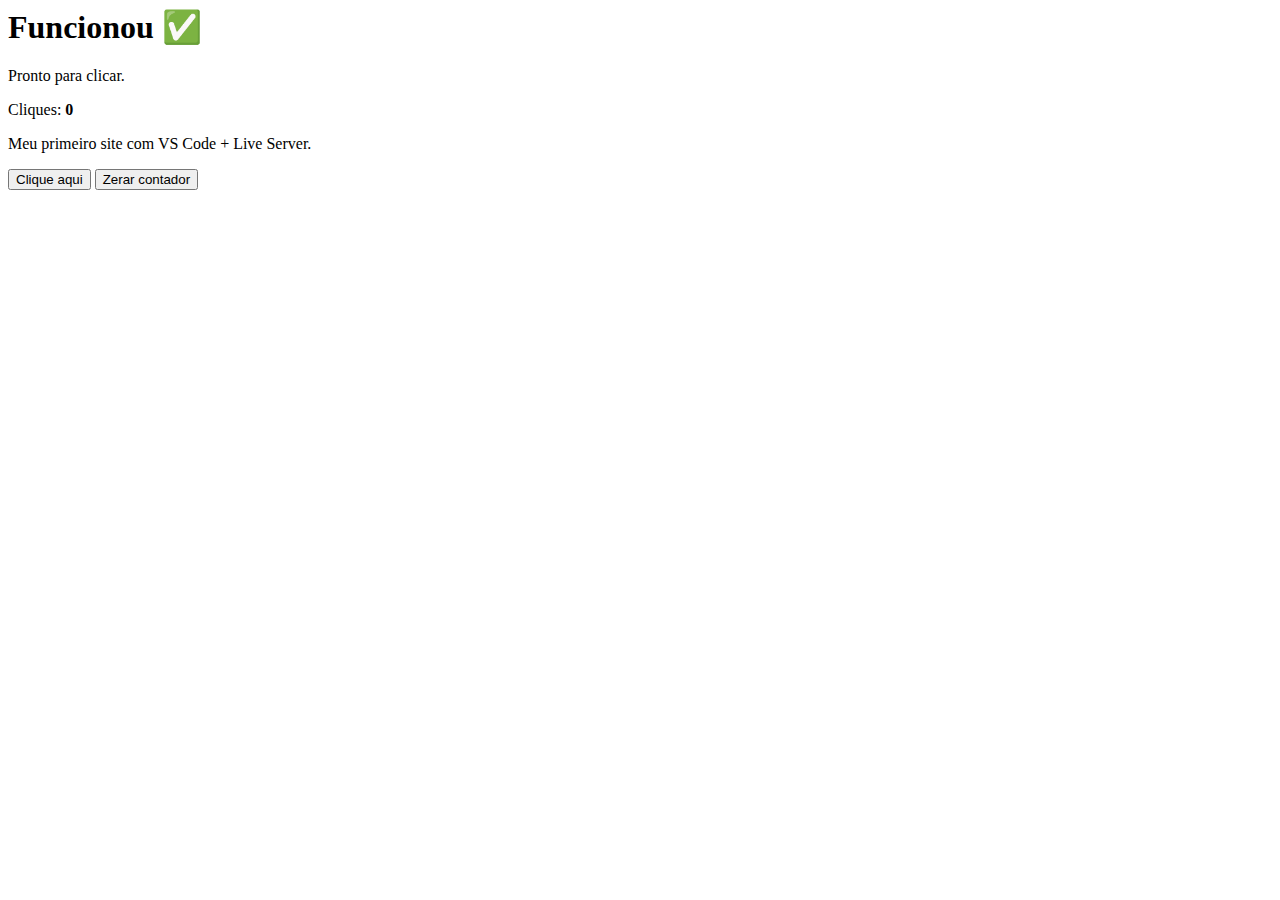
<file: index.html>
<body>
  <h1>Funcionou ✅</h1>
  <p id="status">Pronto para clicar.</p>
  <p>Cliques: <strong id="contador">0</strong></p>

  <p>Meu primeiro site com VS Code + Live Server.</p>

  <button id="btn">Clique aqui</button>
  <button class="reset">Zerar contador</button>

  <script>
    const btn = document.querySelector("#btn");
    const resetBtn = document.querySelector(".reset");
    const status = document.querySelector("#status");
    const contadorEl = document.querySelector("#contador");

    // carrega do navegador (ou 0 se não existir)
    let cliques = Number(localStorage.getItem("cliques")) || 0;
    contadorEl.textContent = cliques;

    btn.addEventListener("click", () => {
      cliques++;
      contadorEl.textContent = cliques;
      localStorage.setItem("cliques", cliques);
      status.textContent = "Clique detectado ✅ (JS funcionando)";
    });

    resetBtn.addEventListener("click", () => {
  cliques = 0;
  contadorEl.textContent = cliques;
  localStorage.setItem("cliques", cliques);
  status.textContent = "Pronto para clicar.";
    });
  </script>
</body>
</file>
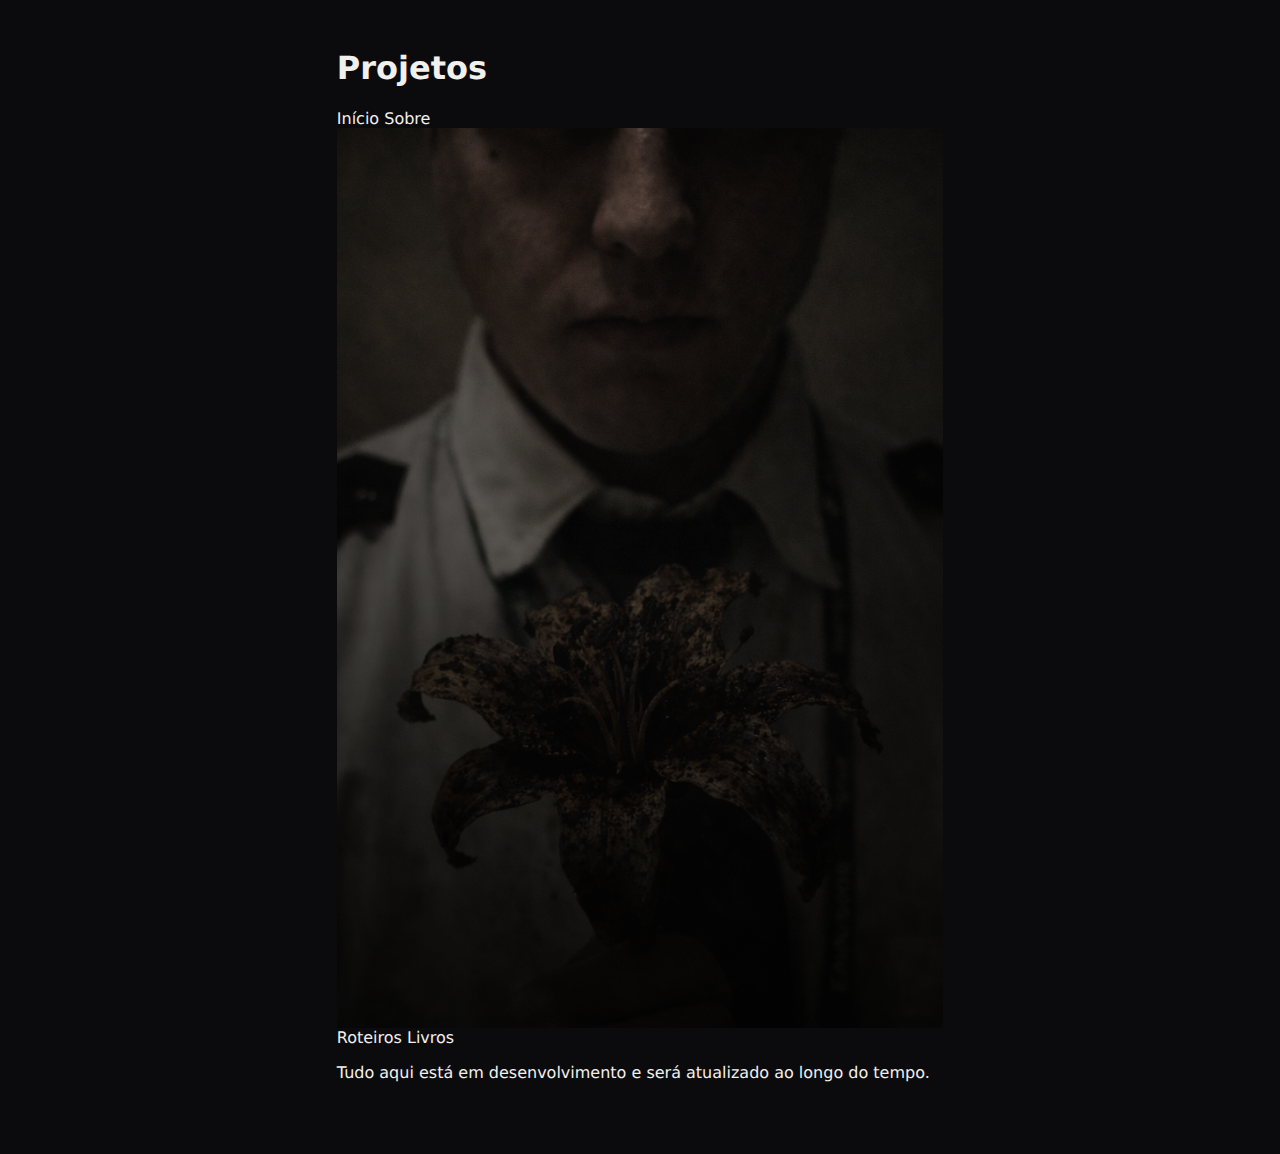
<file: projetos/index.html>
<!doctype html>
<html lang="pt-br">
<head>
  <meta charset="utf-8" />
  <meta name="viewport" content="width=device-width, initial-scale=1" />
  <title>Projetos — Celso Xavier</title>
  <meta name="description" content="Projetos de Celso Xavier: roteiros e livros." />
  <link rel="stylesheet" href="../assets/site.css" />
</head>

<body>
  <div class="page-wrap wrap-projects">
    <header class="page-header">
      <h1>Projetos</h1>
      <nav aria-label="Navegação">
        <a href="../index.html">Início</a>
        <a href="../sobre/index.html">Sobre</a>
      </nav>
    </header>

    <div class="card-image card-image-projects">
      <img src="../assets/img/hero.png" alt="Imagem de destaque" />
    </div>

    <section class="projects-links" aria-label="Categorias">
      <a class="big-link" href="roteiros/index.html">Roteiros</a>
      <a class="big-link" href="livros/index.html">Livros</a>
    </section>

    <p class="hint">Tudo aqui está em desenvolvimento e será atualizado ao longo do tempo.</p>
  </div>
</body>
</html>
</file>
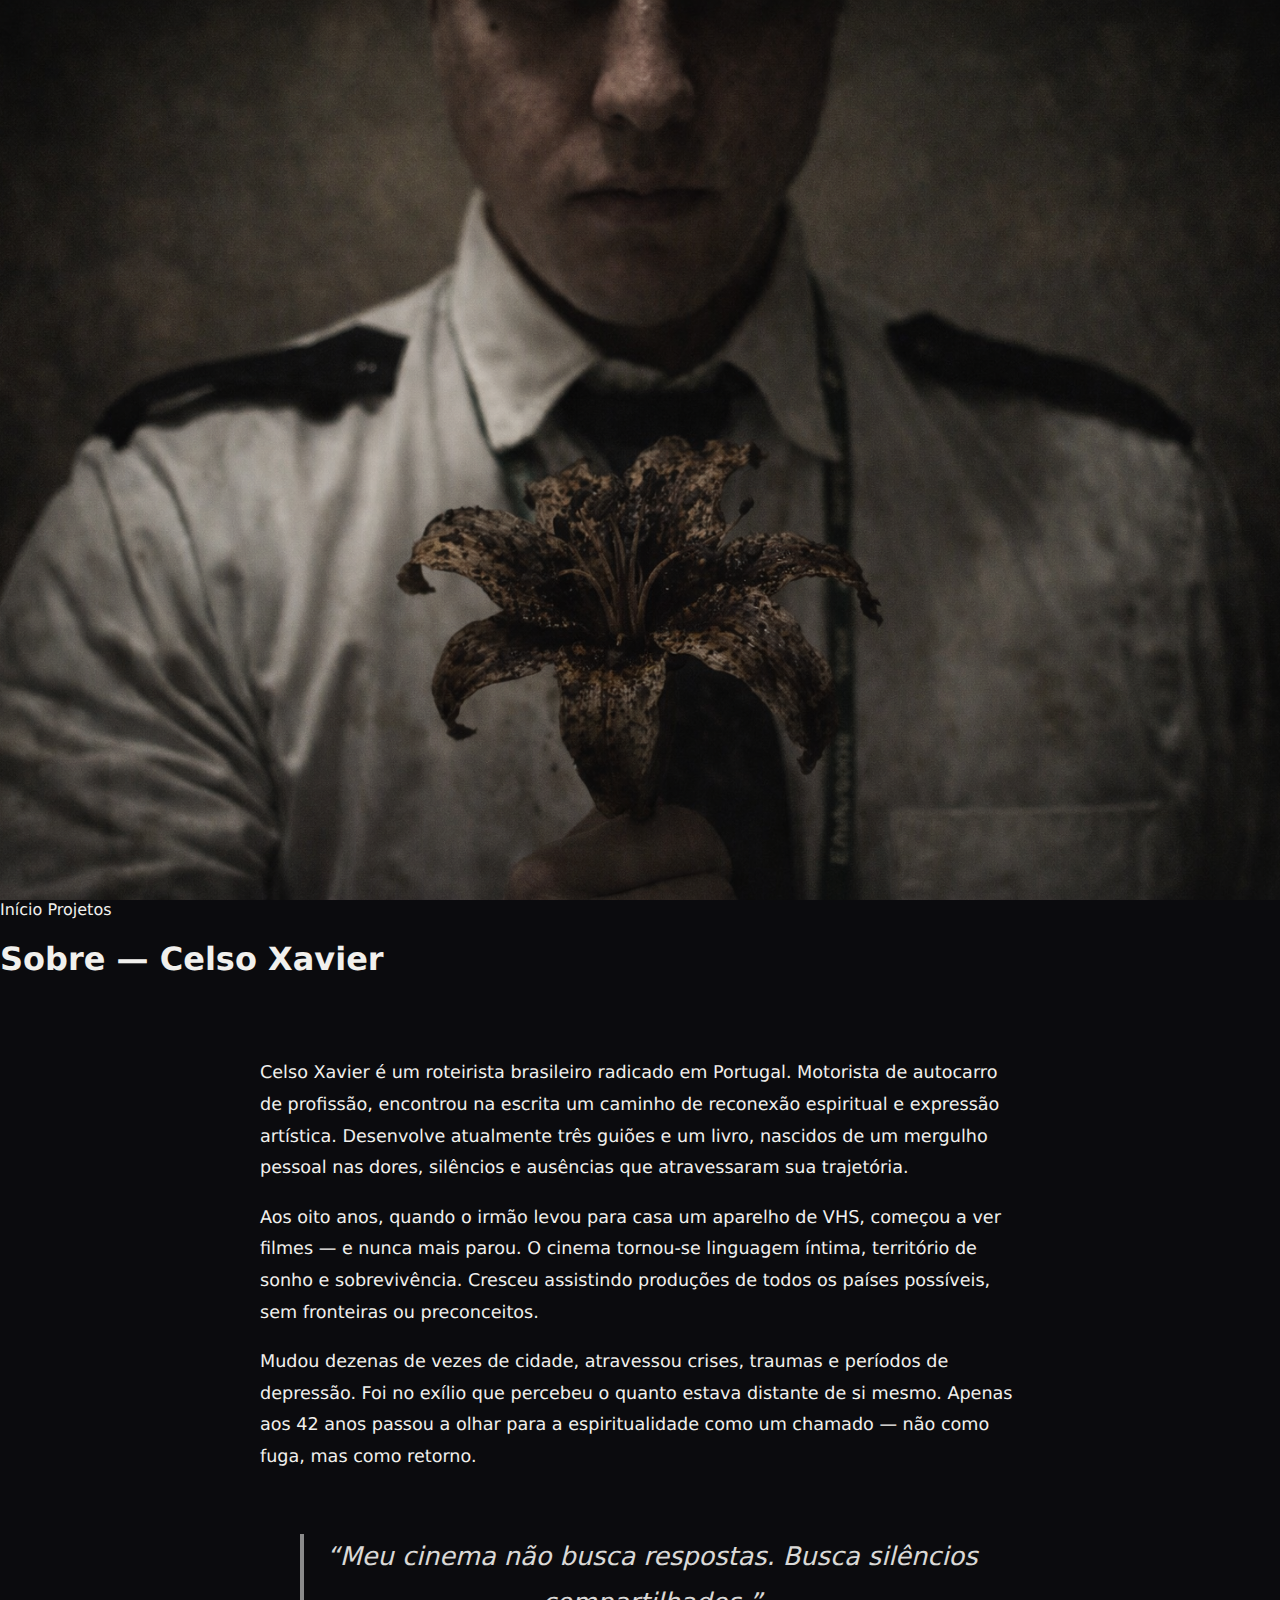
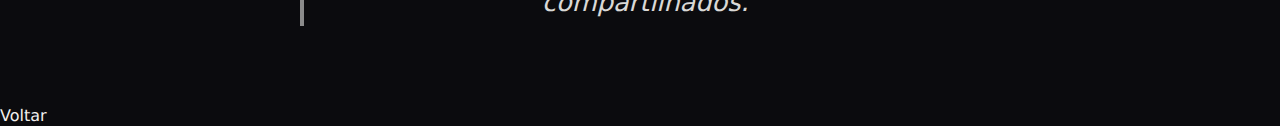
<file: sobre/index.html>
<!doctype html>
<html lang="pt-PT">
<head>
  <meta charset="utf-8" />
  <meta name="viewport" content="width=device-width, initial-scale=1" />
  <title>Sobre — Celso Xavier</title>
  <link rel="stylesheet" href="../assets/site.css" />
</head>

<body>

  <!-- HERO (imagem com zoom cinematográfico) -->
  <header class="hero">
    <img src="../assets/img/hero.png" alt="Lírio" class="hero-img" />
  </header>

  <!-- MENU / TOPO -->
  <nav class="nav-links">
    <a class="nav-link" href="../index.html">Início</a>
    <a class="nav-link" href="../projetos/index.html">Projetos</a>
  </nav>

  <!-- CONTEÚDO -->
  <main>
    <h1>Sobre — Celso Xavier</h1>

    <section class="sobre-container">
      <p>
        Celso Xavier é um roteirista brasileiro radicado em Portugal. Motorista de autocarro de profissão, encontrou na escrita um caminho de reconexão espiritual e expressão artística. Desenvolve atualmente três guiões e um livro, nascidos de um mergulho pessoal nas dores, silêncios e ausências que atravessaram sua trajetória.
      </p>

      <p>
        Aos oito anos, quando o irmão levou para casa um aparelho de VHS, começou a ver filmes — e nunca mais parou. O cinema tornou-se linguagem íntima, território de sonho e sobrevivência. Cresceu assistindo produções de todos os países possíveis, sem fronteiras ou preconceitos.
      </p>

      <p>
        Mudou dezenas de vezes de cidade, atravessou crises, traumas e períodos de depressão. Foi no exílio que percebeu o quanto estava distante de si mesmo. Apenas aos 42 anos passou a olhar para a espiritualidade como um chamado — não como fuga, mas como retorno.
      </p>

      <blockquote class="citacao">
        “Meu cinema não busca respostas. Busca silêncios compartilhados.”
      </blockquote>
    </section>
  </main>

  <!-- RODAPÉ -->
  <footer class="footer-nav">
    <a class="nav-link" href="../index.html">Voltar</a>
  </footer>

</body>
</html>
</file>
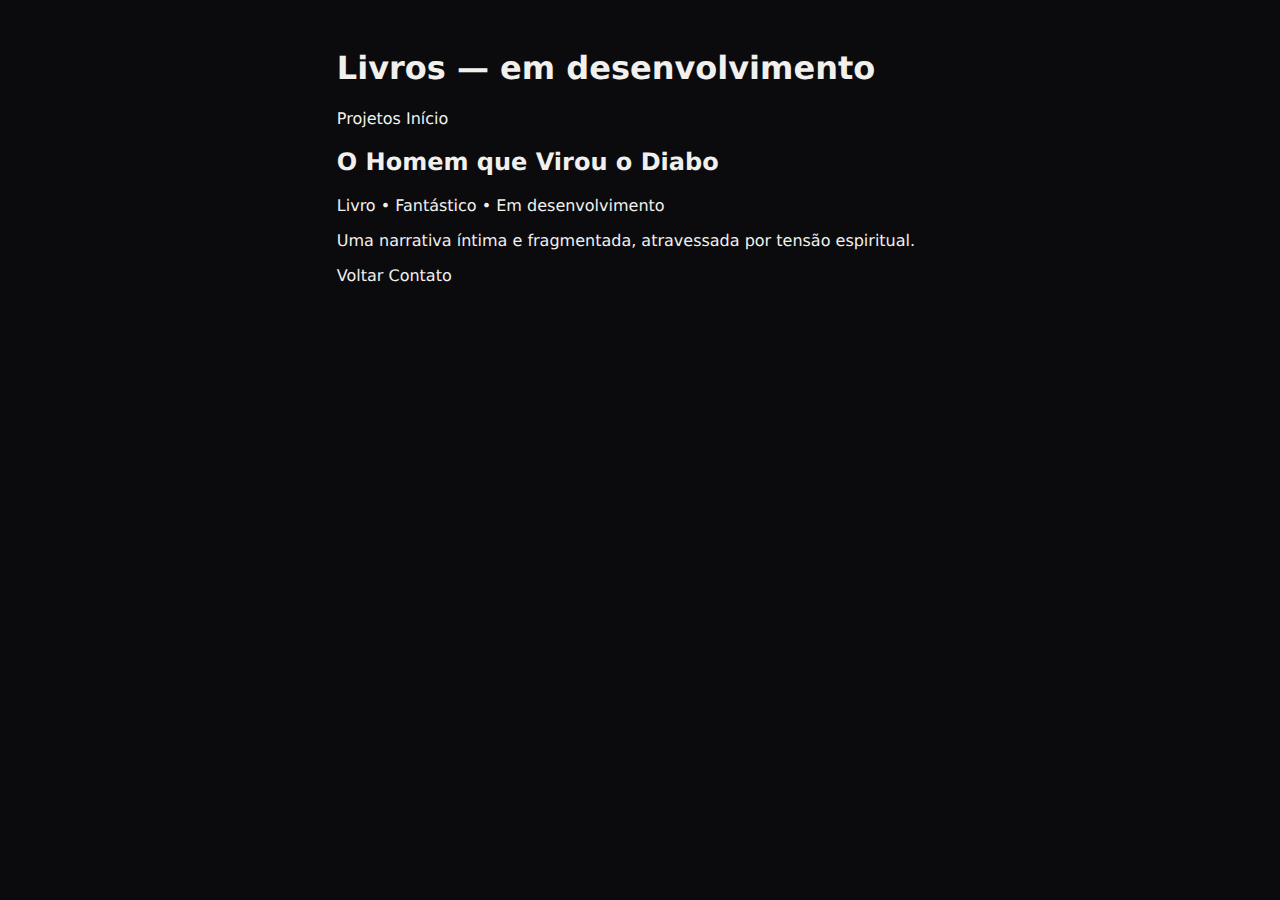
<file: projetos/livros/index.html>
<!doctype html>
<html lang="pt-br">
<head>
  <meta charset="utf-8" />
  <meta name="viewport" content="width=device-width, initial-scale=1" />
  <title>Livros — Celso Xavier</title>
  <meta name="description" content="Livros em desenvolvimento de Celso Xavier." />
  <link rel="stylesheet" href="../../assets/site.css" />
</head>

<body>
  <div class="page-wrap">
    <header class="page-header">
      <h1>Livros <span class="title-note">— em desenvolvimento</span></h1>
      <nav aria-label="Navegação">
        <a href="../index.html">Projetos</a>
        <a href="../../index.html">Início</a>
      </nav>
    </header>

    <section class="item">
      <h2 class="title"><span class="project-name">O Homem que Virou o Diabo</span></h2>
      <p class="meta">Livro • Fantástico • Em desenvolvimento</p>
      <p class="logline">Uma narrativa íntima e fragmentada, atravessada por tensão espiritual.</p>
    </section>

    <nav class="footer-nav" aria-label="Rodapé">
      <a href="../index.html">Voltar</a>
      <a href="../../sobre/index.html">Contato</a>
    </nav>
  </div>
</body>
</html>
</file>
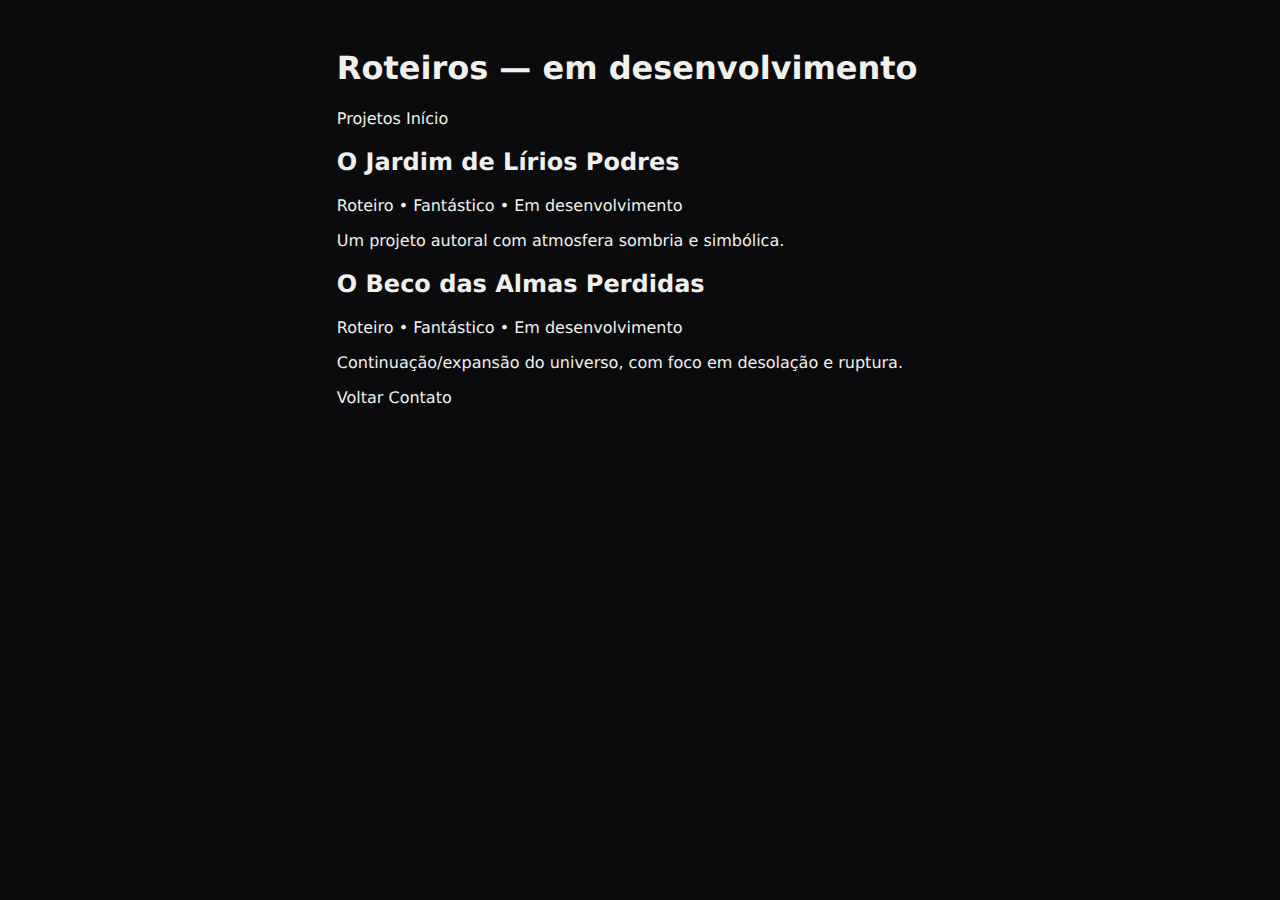
<file: projetos/roteiros/index.html>
<!doctype html>
<html lang="pt-br">
<head>
  <meta charset="utf-8" />
  <meta name="viewport" content="width=device-width, initial-scale=1" />
  <title>Roteiros — Celso Xavier</title>
  <meta name="description" content="Roteiros em desenvolvimento de Celso Xavier." />
  <link rel="stylesheet" href="../../assets/site.css" />
</head>

<body>
  <div class="page-wrap">
    <header class="page-header">
      <h1>Roteiros <span class="title-note">— em desenvolvimento</span></h1>
      <nav aria-label="Navegação">
        <a href="../index.html">Projetos</a>
        <a href="../../index.html">Início</a>
      </nav>
    </header>

    <section class="item">
      <h2 class="title"><span class="project-name">O Jardim de Lírios Podres</span></h2>
      <p class="meta">Roteiro • Fantástico • Em desenvolvimento</p>
      <p class="logline">Um projeto autoral com atmosfera sombria e simbólica.</p>
    </section>

    <section class="item">
      <h2 class="title"><span class="project-name">O Beco das Almas Perdidas</span></h2>
      <p class="meta">Roteiro • Fantástico • Em desenvolvimento</p>
      <p class="logline">Continuação/expansão do universo, com foco em desolação e ruptura.</p>
    </section>

    <nav class="footer-nav" aria-label="Rodapé">
      <a href="../index.html">Voltar</a>
      <a href="../../sobre/index.html">Contato</a>
    </nav>
  </div>
</body>
</html>
</file>
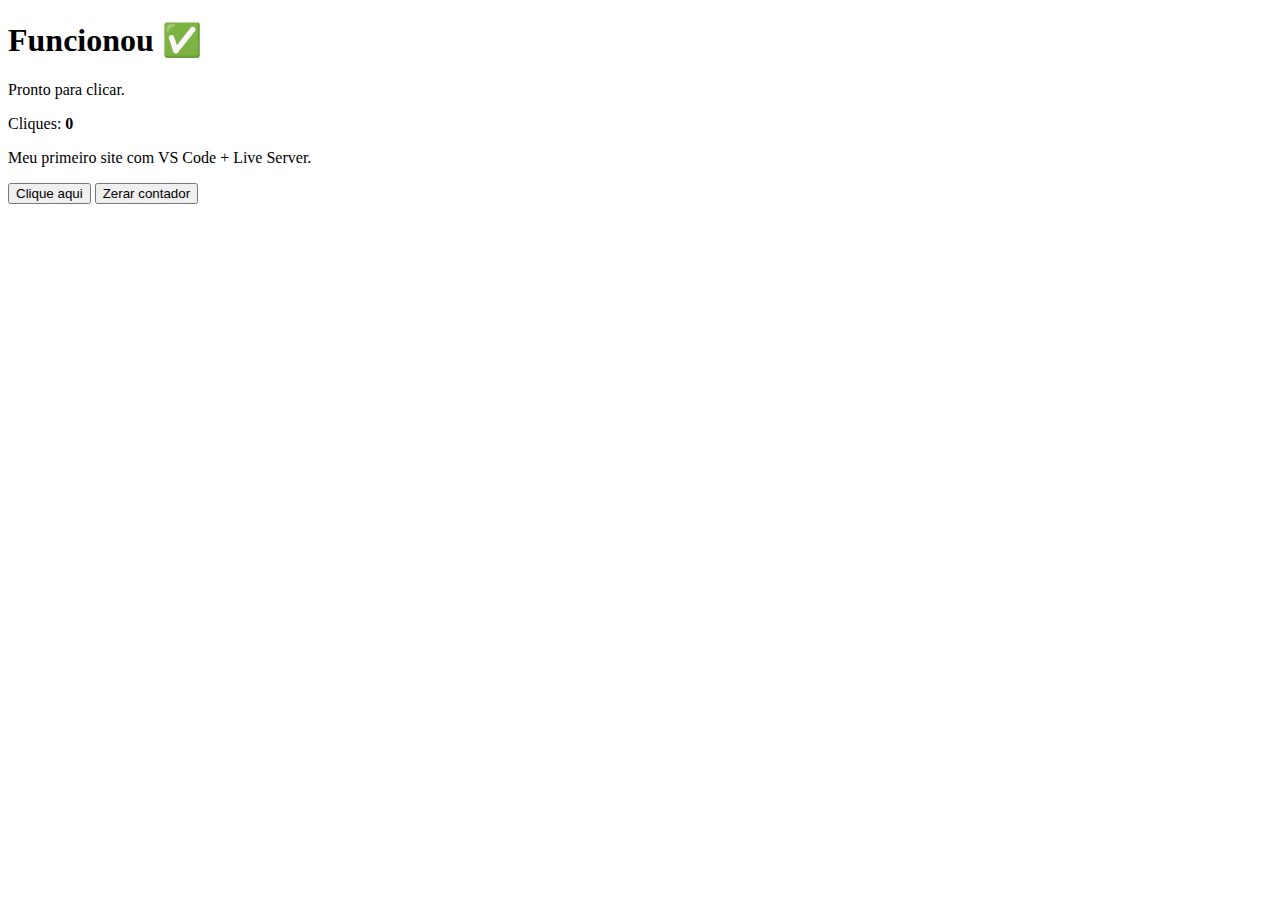
<file: index_old.html>
<!doctype html>
<html lang="pt">
<head>
  <meta charset="utf-8" />
  <meta name="viewport" content="width=device-width, initial-scale=1" />
  <title>Meu Novo Site</title>
</head>

<body>
  <h1>Funcionou ✅</h1>

  <p id="status">Pronto para clicar.</p>
  <p>Cliques: <strong id="contador">0</strong></p>

  <p>Meu primeiro site com VS Code + Live Server.</p>

  <button id="btn">Clique aqui</button>
  <button class="reset">Zerar contador</button>

  <script>
    const btn = document.querySelector("#btn");
    const resetBtn = document.querySelector(".reset");
    const status = document.querySelector("#status");
    const contadorEl = document.querySelector("#contador");

    let cliques = Number(localStorage.getItem("cliques")) || 0;
    contadorEl.textContent = cliques;

    btn.addEventListener("click", () => {
      cliques++;
      contadorEl.textContent = cliques;
      localStorage.setItem("cliques", String(cliques));
      status.textContent = "Clique detectado ✅ (JS funcionando)";
    });

    resetBtn.addEventListener("click", () => {
      cliques = 0;
      contadorEl.textContent = cliques;
      localStorage.setItem("cliques", String(cliques));
      status.textContent = "Zerado ✅";
    });
  </script>
</body>
</html>
</file>
<file: assets/site.css>
:root{
  --bg:#0b0b0e;
  --fg:#f2f2f5;
  --muted:rgba(242,242,245,.78);
  --line:rgba(242,242,245,.20);
}

*{ box-sizing:border-box; }

html, body{ height:100%; }

body{
  margin:0;
  background:var(--bg);
  color:var(--fg);
  font-family:system-ui,-apple-system,"Segoe UI",Roboto,Ubuntu,Arial,sans-serif;
}

a{
  color:var(--fg);
  text-decoration:none;
  border-bottom:1px solid transparent;
}

a:hover{ border-bottom-color:var(--fg); }

.wrap{ width:100%; margin:0; }

/* Sobre no canto superior direito */
.site-header{
  position:fixed;
  top:18px;
  right:18px;
  z-index:50;
}

.top-link{
  font-size:14px;
  letter-spacing:.14em;
  text-transform:uppercase;
  padding-bottom:2px;
}

/* Hero full-screen */
.hero{ min-height:100vh; }

.card-image{
  position:relative;
  min-height:100vh;
  overflow:hidden;
  background:#111;
}

.card-image img{
  width:100%;
  height:100vh;
  display:block;
  object-fit:cover;
}

/* escurece para legibilidade */
.card-image::after{
  content:"";
  position:absolute;
  inset:0;
  background:
    radial-gradient(ellipse at center, rgba(0,0,0,.15), rgba(0,0,0,.55)),
    linear-gradient(to bottom, rgba(0,0,0,.20), rgba(0,0,0,.65));
  pointer-events:none;
}

/* texto por cima da foto */
.hero-overlay{
  position:absolute;
  inset:0;
  z-index:2;
  display:flex;
  flex-direction:column;
  align-items:center;
  justify-content:center;
  text-align:center;
  padding:18px;
}

.hero-title{
  margin:0;
  font-size:clamp(28px,4vw,44px);
  letter-spacing:.02em;
  text-shadow:0 10px 30px rgba(0,0,0,.55);
}

.hero-tag{
  margin:10px 0 0;
  max-width:60ch;
  color:var(--muted);
  font-size:clamp(13px,1.6vw,16px);
  text-shadow:0 10px 30px rgba(0,0,0,.55);
}

/* Projetos central, estilizado */
.projects-link{
  margin-top:44px;
  font-size:14px;
  letter-spacing:.22em;
  text-transform:uppercase;
  padding:10px 14px;
  border:1px solid var(--line);
  border-radius:999px;
  background:rgba(0,0,0,.25);
  backdrop-filter:blur(6px);
}

.projects-link:hover{
  border-color:rgba(242,242,245,.45);
  background:rgba(0,0,0,.35);
}
/* ===== Estilo A: literário/clássico ===== */

:root{
  --fg:#f1f0ed;
  --muted:rgba(241,240,237,.70);
  --line:rgba(241,240,237,.14);
  --line-strong:rgba(241,240,237,.32);
}

html, body{
  -webkit-font-smoothing:antialiased;
  -moz-osx-font-smoothing:grayscale;
  text-rendering:geometricPrecision;
}

/* título serifado (assinatura) */
.hero-title{
  font-family:"Iowan Old Style","Palatino Linotype",Palatino,"Book Antiqua","Times New Roman",serif;
  font-weight:600;
  letter-spacing:.6px;
  line-height:1.03;
}

/* subtítulo + links em sans (contraste) */
.hero-tag,
.top-link,
.projects-link{
  font-family:system-ui,-apple-system,"Segoe UI",Roboto,Ubuntu,Arial,sans-serif;
}

.hero-tag{
  color:var(--muted);
  letter-spacing:.01em;
  line-height:1.6;
  max-width:62ch;
}

/* "Sobre" editorial */
.top-link{
  font-size:12.5px;
  letter-spacing:.20em;
  text-transform:uppercase;
  color:rgba(241,240,237,.78);
  border-bottom:1px solid transparent;
  padding-bottom:2px;
}

.top-link:hover{
  color:rgba(241,240,237,.96);
  border-bottom-color:rgba(241,240,237,.42);
}

/* "Projetos" com presença */
.projects-link{
  letter-spacing:.26em;
  border-color:rgba(241,240,237,.18);
  background:rgba(0,0,0,.22);
}

.projects-link:hover{
  border-color:rgba(241,240,237,.38);
  background:rgba(0,0,0,.30);
}

/* overlay um pouco mais “cinema” */
.card-image::after{
  background:
    radial-gradient(ellipse at 50% 40%, rgba(0,0,0,.08), rgba(0,0,0,.55)),
    linear-gradient(to bottom, rgba(0,0,0,.18), rgba(0,0,0,.68));
}

/* Melhor respiro nas páginas internas */
.page-wrap,
.wrap-projects {
  width: min(760px, calc(100% - 48px));
  margin: 0 auto;
  padding: 24px 0 48px;
}

@media (max-width: 520px) {
  .page-wrap,
  .wrap-projects {
    width: calc(100% - 28px);
  }
}

/* Respiro real nas páginas internas (desktop e mobile) */
.page-wrap,
.wrap-projects {
  width: 100%;
  max-width: 760px;
  margin: 0 auto;
  padding: 28px clamp(18px, 6vw, 88px) 56px;
}
.hero {
  width: 100%;
  overflow: hidden;
}

.hero-img {
  width: 100%;
  height: 420px;
  object-fit: cover;
}

.lirio-focus {
  object-position: 60% 40%;
}
.hero {
  width: 100%;
  height: 80vh;
  overflow: hidden;
  position: relative;
}

.hero-img {
  width: 100%;
  height: 100%;
  object-fit: cover;
  animation: zoomLirio 6s ease forwards;
}

@keyframes zoomLirio {
  0% {
    transform: scale(1);
    object-position: 50% 50%;
  }
  100% {
    transform: scale(1.6);
    object-position: 70% 35%;
  }
}
/* Conteúdo da página Sobre */
.sobre-container {
  max-width: 800px;
  margin: 80px auto;
  padding: 0 20px;
  line-height: 1.8;
  font-size: 1.1rem;
}

.citacao {
  margin-top: 60px;
  font-size: 1.6rem;
  font-style: italic;
  text-align: center;
  border-left: 4px solid #999;
  padding-left: 20px;
  opacity: 0.9;
}
</file>
